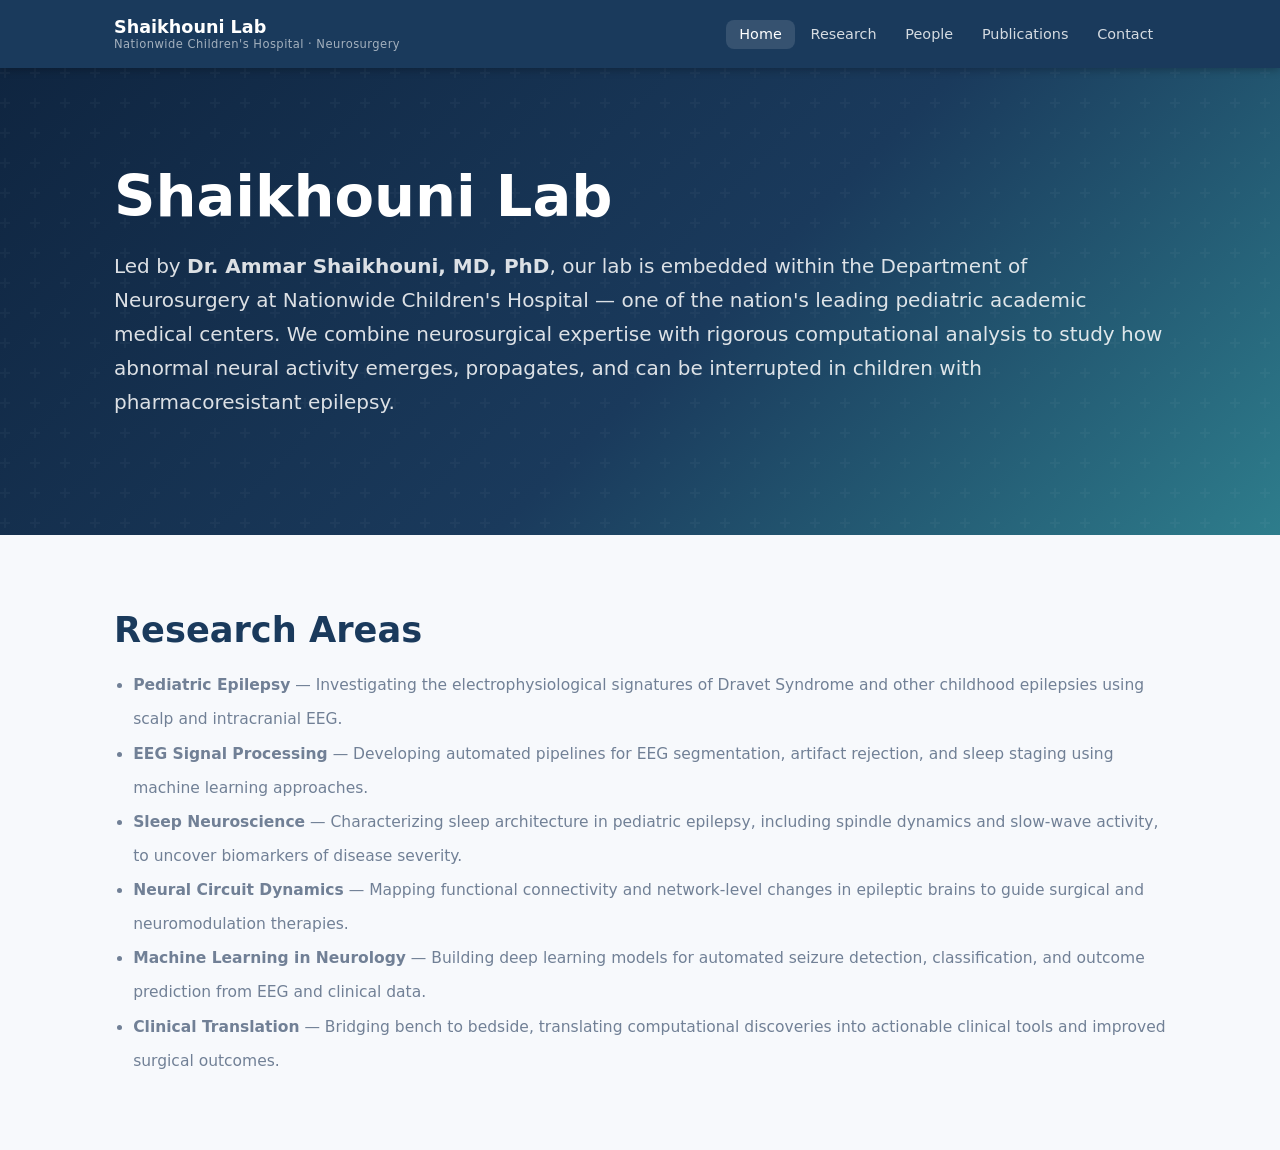
<file: index.html>
<!DOCTYPE html>
<html lang="en">
<head>
  <meta charset="UTF-8" />
  <meta name="viewport" content="width=device-width, initial-scale=1.0" />
  <title>Shaikhouni Lab — Nationwide Children's Hospital</title>
  <meta name="description" content="The Shaikhouni Lab at Nationwide Children's Hospital studies pediatric epilepsy, EEG, and neural circuit dynamics to improve outcomes for children with neurological disorders." />
  <link rel="stylesheet" href="css/style.css" />
</head>
<body>

<!-- ── Navigation ──────────────────────────────────────────────── -->
<nav>
  <div class="container nav-inner">
    <a href="index.html" class="nav-brand">
      <span class="lab-name">Shaikhouni Lab</span>
      <span class="lab-dept">Nationwide Children's Hospital · Neurosurgery</span>
    </a>
    <button class="nav-toggle" aria-label="Toggle navigation" onclick="this.classList.toggle('open'); document.querySelector('.nav-links').classList.toggle('open')">
      <span></span><span></span><span></span>
    </button>
    <ul class="nav-links">
      <li><a href="index.html" class="active">Home</a></li>
      <li><a href="research.html">Research</a></li>
      <li><a href="people.html">People</a></li>
      <li><a href="publications.html">Publications</a></li>
      <li><a href="contact.html">Contact</a></li>
    </ul>
  </div>
</nav>

<!-- ── Hero ─────────────────────────────────────────────────────── -->
<section class="hero">
  <div class="container">
    <div class="hero-content">
      <h1>Shaikhouni Lab</h1>
      <p>
        Led by <strong>Dr. Ammar Shaikhouni, MD, PhD</strong>, our lab is embedded within
        the Department of Neurosurgery at Nationwide Children's Hospital — one of the
        nation's leading pediatric academic medical centers. We combine neurosurgical
        expertise with rigorous computational analysis to study how abnormal neural
        activity emerges, propagates, and can be interrupted in children with
        pharmacoresistant epilepsy.
      </p>
    </div>
  </div>
</section>

<!-- ── Research Highlights ───────────────────────────────────────── -->
<section class="section">
  <div class="container">
    <h2 class="section-title">Research Areas</h2>
    <ul style="color:var(--text-muted); font-size:0.97rem; padding-left:1.2rem; list-style:disc; line-height:2.2;">
      <li><strong>Pediatric Epilepsy</strong> — Investigating the electrophysiological signatures of Dravet Syndrome and other childhood epilepsies using scalp and intracranial EEG.</li>
      <li><strong>EEG Signal Processing</strong> — Developing automated pipelines for EEG segmentation, artifact rejection, and sleep staging using machine learning approaches.</li>
      <li><strong>Sleep Neuroscience</strong> — Characterizing sleep architecture in pediatric epilepsy, including spindle dynamics and slow-wave activity, to uncover biomarkers of disease severity.</li>
      <li><strong>Neural Circuit Dynamics</strong> — Mapping functional connectivity and network-level changes in epileptic brains to guide surgical and neuromodulation therapies.</li>
      <li><strong>Machine Learning in Neurology</strong> — Building deep learning models for automated seizure detection, classification, and outcome prediction from EEG and clinical data.</li>
      <li><strong>Clinical Translation</strong> — Bridging bench to bedside, translating computational discoveries into actionable clinical tools and improved surgical outcomes.</li>
    </ul>
  </div>
</section>

<!-- ── Footer ────────────────────────────────────────────────────── -->

<script>document.getElementById('yr').textContent = new Date().getFullYear();</script>
</body>
</html>
</file>
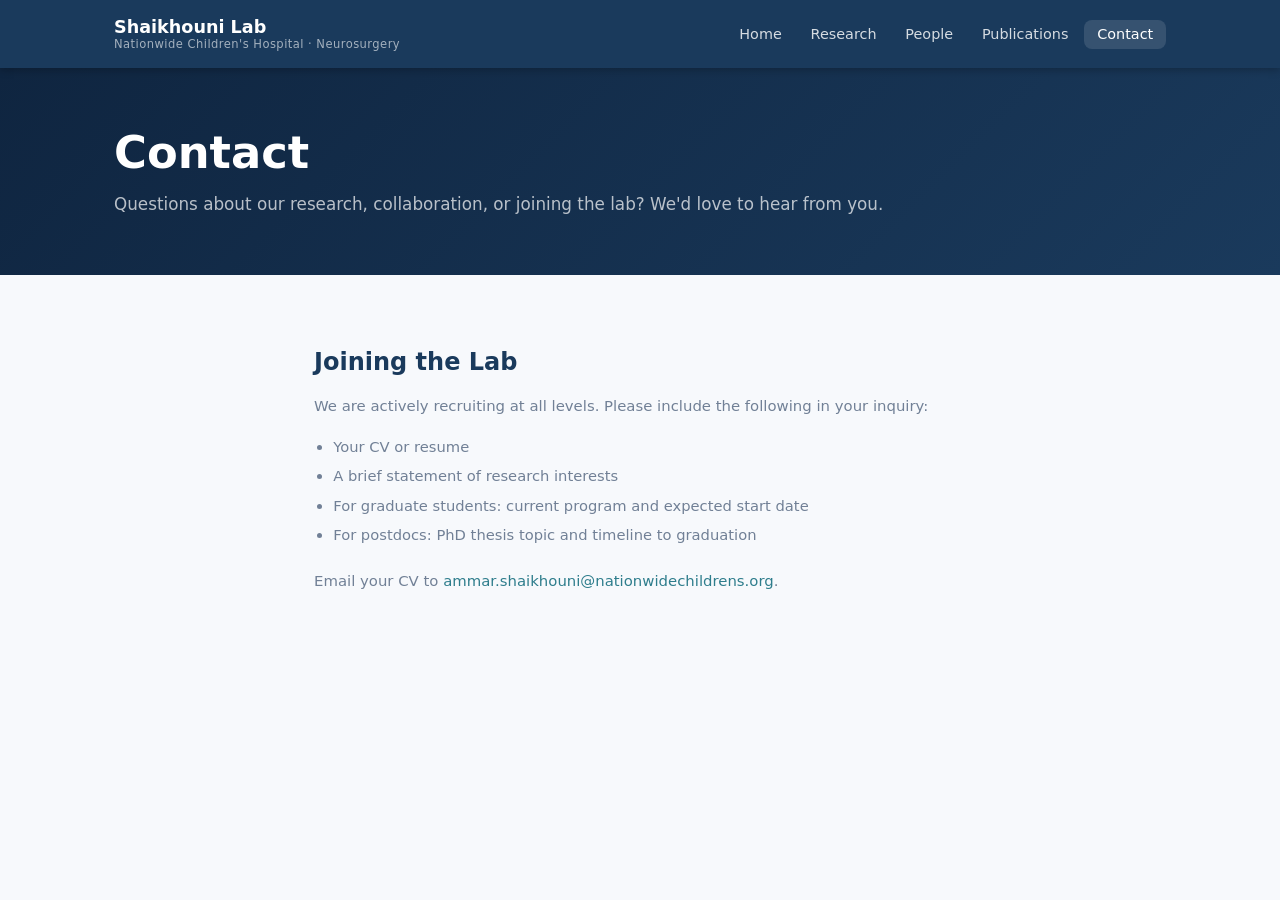
<file: contact.html>
<!DOCTYPE html>
<html lang="en">
<head>
  <meta charset="UTF-8" />
  <meta name="viewport" content="width=device-width, initial-scale=1.0" />
  <title>Contact — Shaikhouni Lab</title>
  <meta name="description" content="Contact the Shaikhouni Lab at Nationwide Children's Hospital." />
  <link rel="stylesheet" href="css/style.css" />
</head>
<body>

<nav>
  <div class="container nav-inner">
    <a href="index.html" class="nav-brand">
      <span class="lab-name">Shaikhouni Lab</span>
      <span class="lab-dept">Nationwide Children's Hospital · Neurosurgery</span>
    </a>
    <button class="nav-toggle" aria-label="Toggle navigation" onclick="this.classList.toggle('open'); document.querySelector('.nav-links').classList.toggle('open')">
      <span></span><span></span><span></span>
    </button>
    <ul class="nav-links">
      <li><a href="index.html">Home</a></li>
      <li><a href="research.html">Research</a></li>
      <li><a href="people.html">People</a></li>
      <li><a href="publications.html">Publications</a></li>
      <li><a href="contact.html" class="active">Contact</a></li>
    </ul>
  </div>
</nav>

<section class="page-hero">
  <div class="container">
    <h1>Contact</h1>
    <p>Questions about our research, collaboration, or joining the lab? We'd love to hear from you.</p>
  </div>
</section>

<section class="section">
  <div class="container" style="max-width:700px;">

    <h2 style="margin-bottom:1rem;">Joining the Lab</h2>
    <p style="color:var(--text-muted); font-size:0.93rem; margin-bottom:0.8rem;">
      We are actively recruiting at all levels. Please include the following in your inquiry:
    </p>
    <ul style="color:var(--text-muted); font-size:0.92rem; padding-left:1.2rem; list-style:disc; line-height:2; margin-bottom:1.2rem;">
      <li>Your CV or resume</li>
      <li>A brief statement of research interests</li>
      <li>For graduate students: current program and expected start date</li>
      <li>For postdocs: PhD thesis topic and timeline to graduation</li>
    </ul>
    <p style="color:var(--text-muted); font-size:0.93rem;">
      Email your CV to <a href="mailto:ammar.shaikhouni@nationwidechildrens.org">ammar.shaikhouni@nationwidechildrens.org</a>.
    </p>

  </div>
</section>


<script>document.getElementById('yr').textContent = new Date().getFullYear();</script>
</body>
</html>
</file>
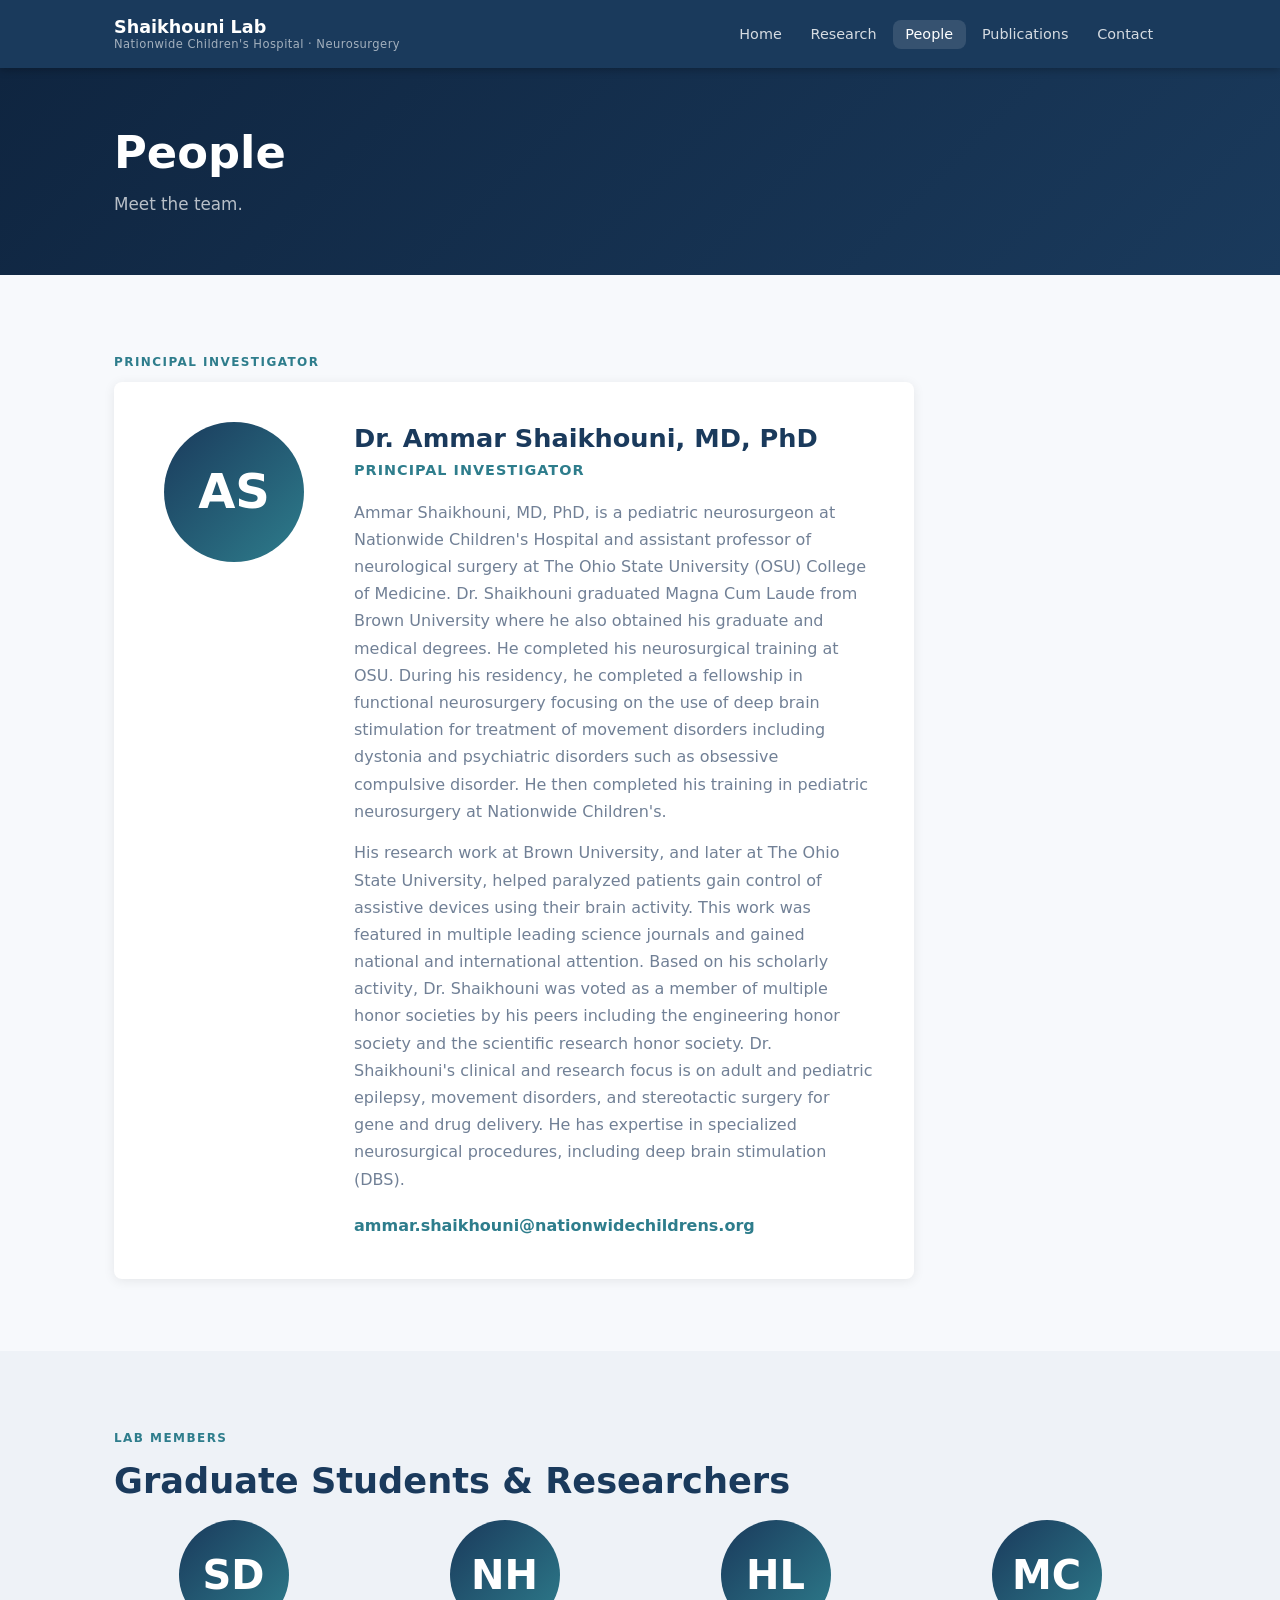
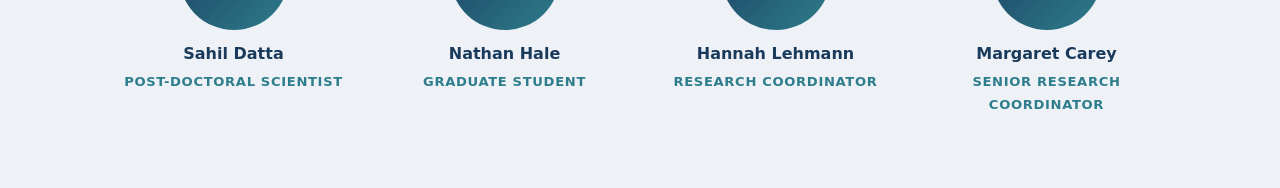
<file: people.html>
<!DOCTYPE html>
<html lang="en">
<head>
  <meta charset="UTF-8" />
  <meta name="viewport" content="width=device-width, initial-scale=1.0" />
  <title>People — Shaikhouni Lab</title>
  <meta name="description" content="Meet the members of the Shaikhouni Lab at Nationwide Children's Hospital." />
  <link rel="stylesheet" href="css/style.css" />
</head>
<body>

<nav>
  <div class="container nav-inner">
    <a href="index.html" class="nav-brand">
      <span class="lab-name">Shaikhouni Lab</span>
      <span class="lab-dept">Nationwide Children's Hospital · Neurosurgery</span>
    </a>
    <button class="nav-toggle" aria-label="Toggle navigation" onclick="this.classList.toggle('open'); document.querySelector('.nav-links').classList.toggle('open')">
      <span></span><span></span><span></span>
    </button>
    <ul class="nav-links">
      <li><a href="index.html">Home</a></li>
      <li><a href="research.html">Research</a></li>
      <li><a href="people.html" class="active">People</a></li>
      <li><a href="publications.html">Publications</a></li>
      <li><a href="contact.html">Contact</a></li>
    </ul>
  </div>
</nav>

<section class="page-hero">
  <div class="container">
    <h1>People</h1>
    <p>Meet the team.</p>
  </div>
</section>

<!-- ── Principal Investigator ────────────────────────────────────── -->
<section class="section">
  <div class="container">
    <span class="section-tag">Principal Investigator</span>
    <div style="background:var(--surface); border-radius:var(--radius); box-shadow:var(--shadow); padding:2.5rem; display:grid; grid-template-columns: 160px 1fr; gap:2.5rem; align-items:start; max-width:800px;">
      <div>
        <div class="person-avatar" style="width:140px; height:140px; font-size:3rem;">AS</div>
      </div>
      <div>
        <h2 style="font-size:1.6rem; margin-bottom:0.2rem;">Dr. Ammar Shaikhouni, MD, PhD</h2>
        <p style="color:var(--teal); font-weight:600; font-size:0.9rem; text-transform:uppercase; letter-spacing:0.07em; margin-bottom:1rem;">Principal Investigator</p>
        <p style="color:var(--text-muted); margin-bottom:0.9rem;">
          Ammar Shaikhouni, MD, PhD, is a pediatric neurosurgeon at Nationwide Children's
          Hospital and assistant professor of neurological surgery at The Ohio State
          University (OSU) College of Medicine. Dr. Shaikhouni graduated Magna Cum Laude
          from Brown University where he also obtained his graduate and medical degrees.
          He completed his neurosurgical training at OSU. During his residency, he
          completed a fellowship in functional neurosurgery focusing on the use of deep
          brain stimulation for treatment of movement disorders including dystonia and
          psychiatric disorders such as obsessive compulsive disorder. He then completed
          his training in pediatric neurosurgery at Nationwide Children's.
        </p>
        <p style="color:var(--text-muted); margin-bottom:1.2rem;">
          His research work at Brown University, and later at The Ohio State University,
          helped paralyzed patients gain control of assistive devices using their brain
          activity. This work was featured in multiple leading science journals and gained
          national and international attention. Based on his scholarly activity, Dr.
          Shaikhouni was voted as a member of multiple honor societies by his peers
          including the engineering honor society and the scientific research honor
          society. Dr. Shaikhouni's clinical and research focus is on adult and pediatric
          epilepsy, movement disorders, and stereotactic surgery for gene and drug
          delivery. He has expertise in specialized neurosurgical procedures, including
          deep brain stimulation (DBS).
        </p>
        <a href="mailto:ammar.shaikhouni@nationwidechildrens.org" style="font-weight:600; color:var(--teal);">
          ammar.shaikhouni@nationwidechildrens.org
        </a>

      </div>
    </div>
  </div>
</section>

<!-- ── Lab Members ───────────────────────────────────────────────── -->
<section class="section section-alt">
  <div class="container">
    <span class="section-tag">Lab Members</span>
    <h2 class="section-title">Graduate Students &amp; Researchers</h2>
    <div class="people-grid">

      <div class="person-card">
        <div class="person-avatar">SD</div>
        <h4>Sahil Datta</h4>
        <p class="role">Post-Doctoral Scientist</p>
      </div>

      <div class="person-card">
        <div class="person-avatar">NH</div>
        <h4>Nathan Hale</h4>
        <p class="role">Graduate Student</p>
      </div>

      <div class="person-card">
        <div class="person-avatar">HL</div>
        <h4>Hannah Lehmann</h4>
        <p class="role">Research Coordinator</p>
      </div>

      <div class="person-card">
        <div class="person-avatar">MC</div>
        <h4>Margaret Carey</h4>
        <p class="role">Senior Research Coordinator</p>
      </div>

    </div>
  </div>
</section>


<script>document.getElementById('yr').textContent = new Date().getFullYear();</script>
</body>
</html>
</file>
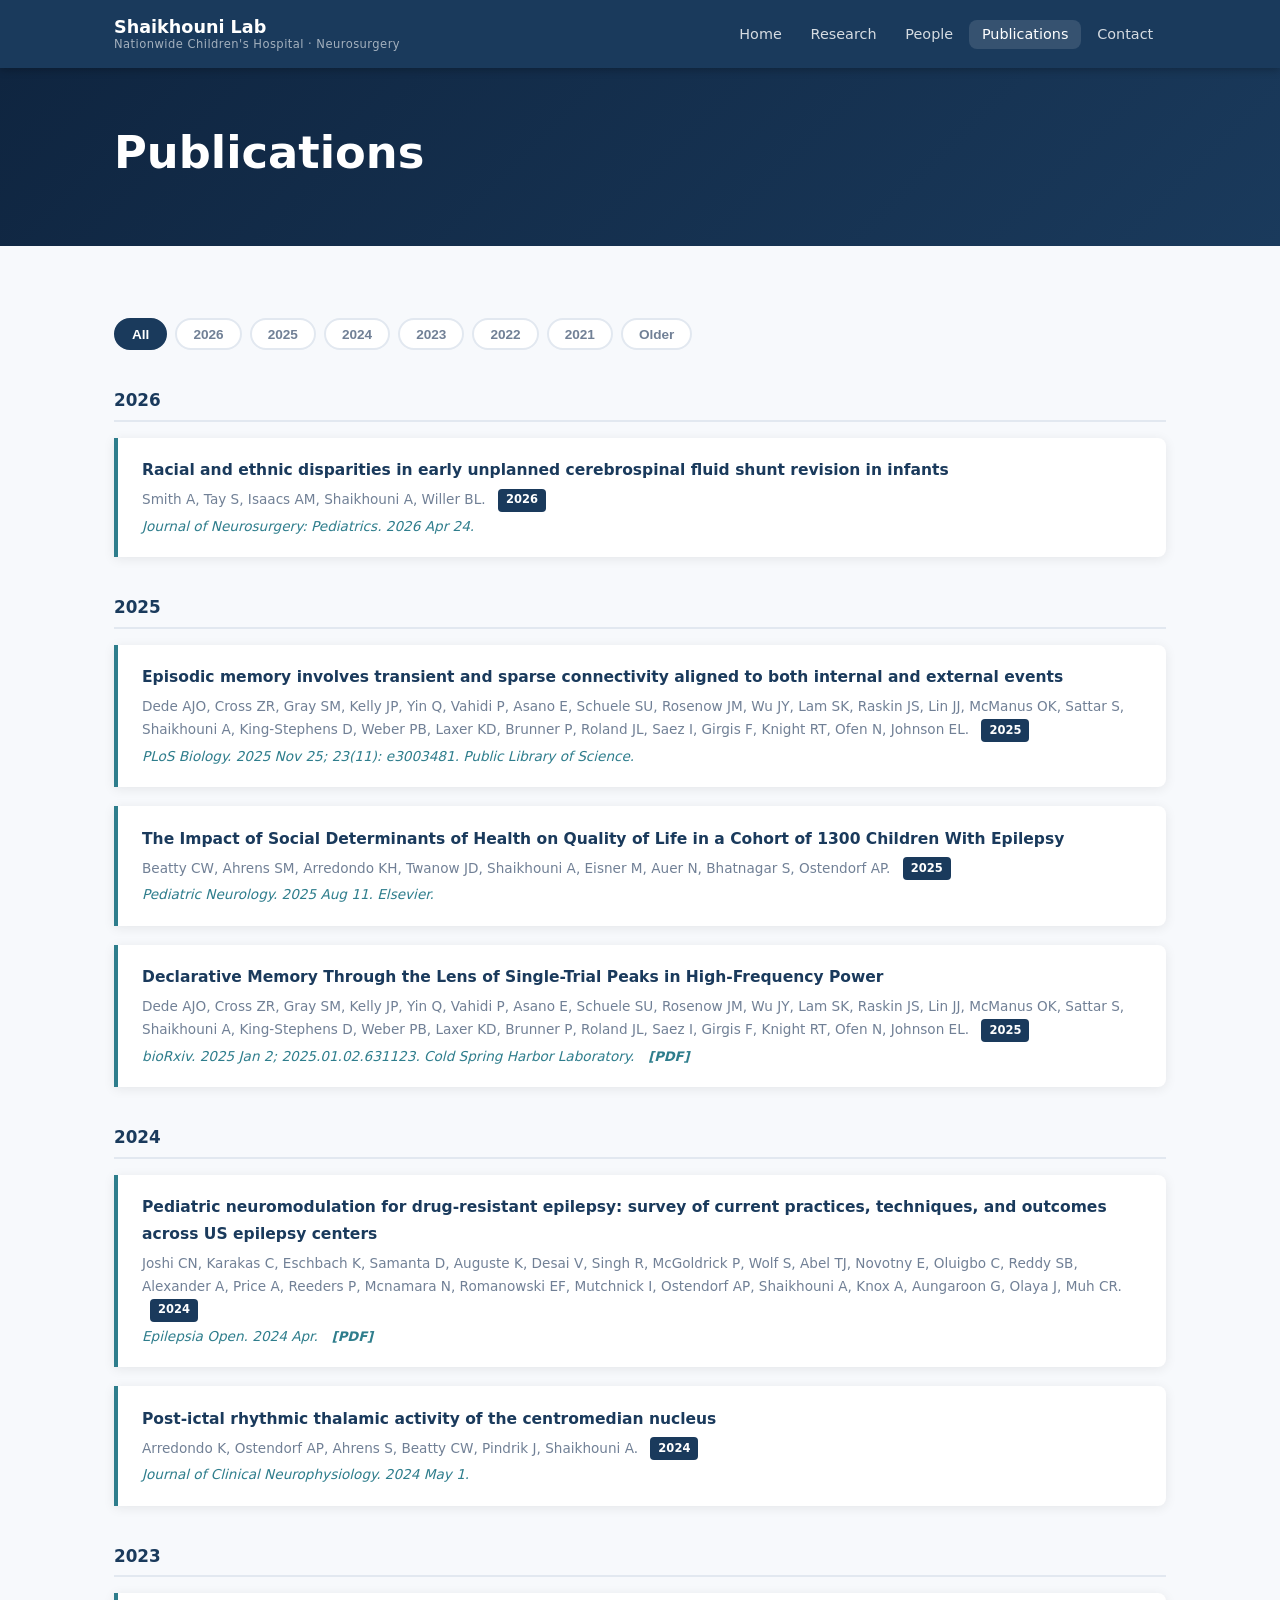
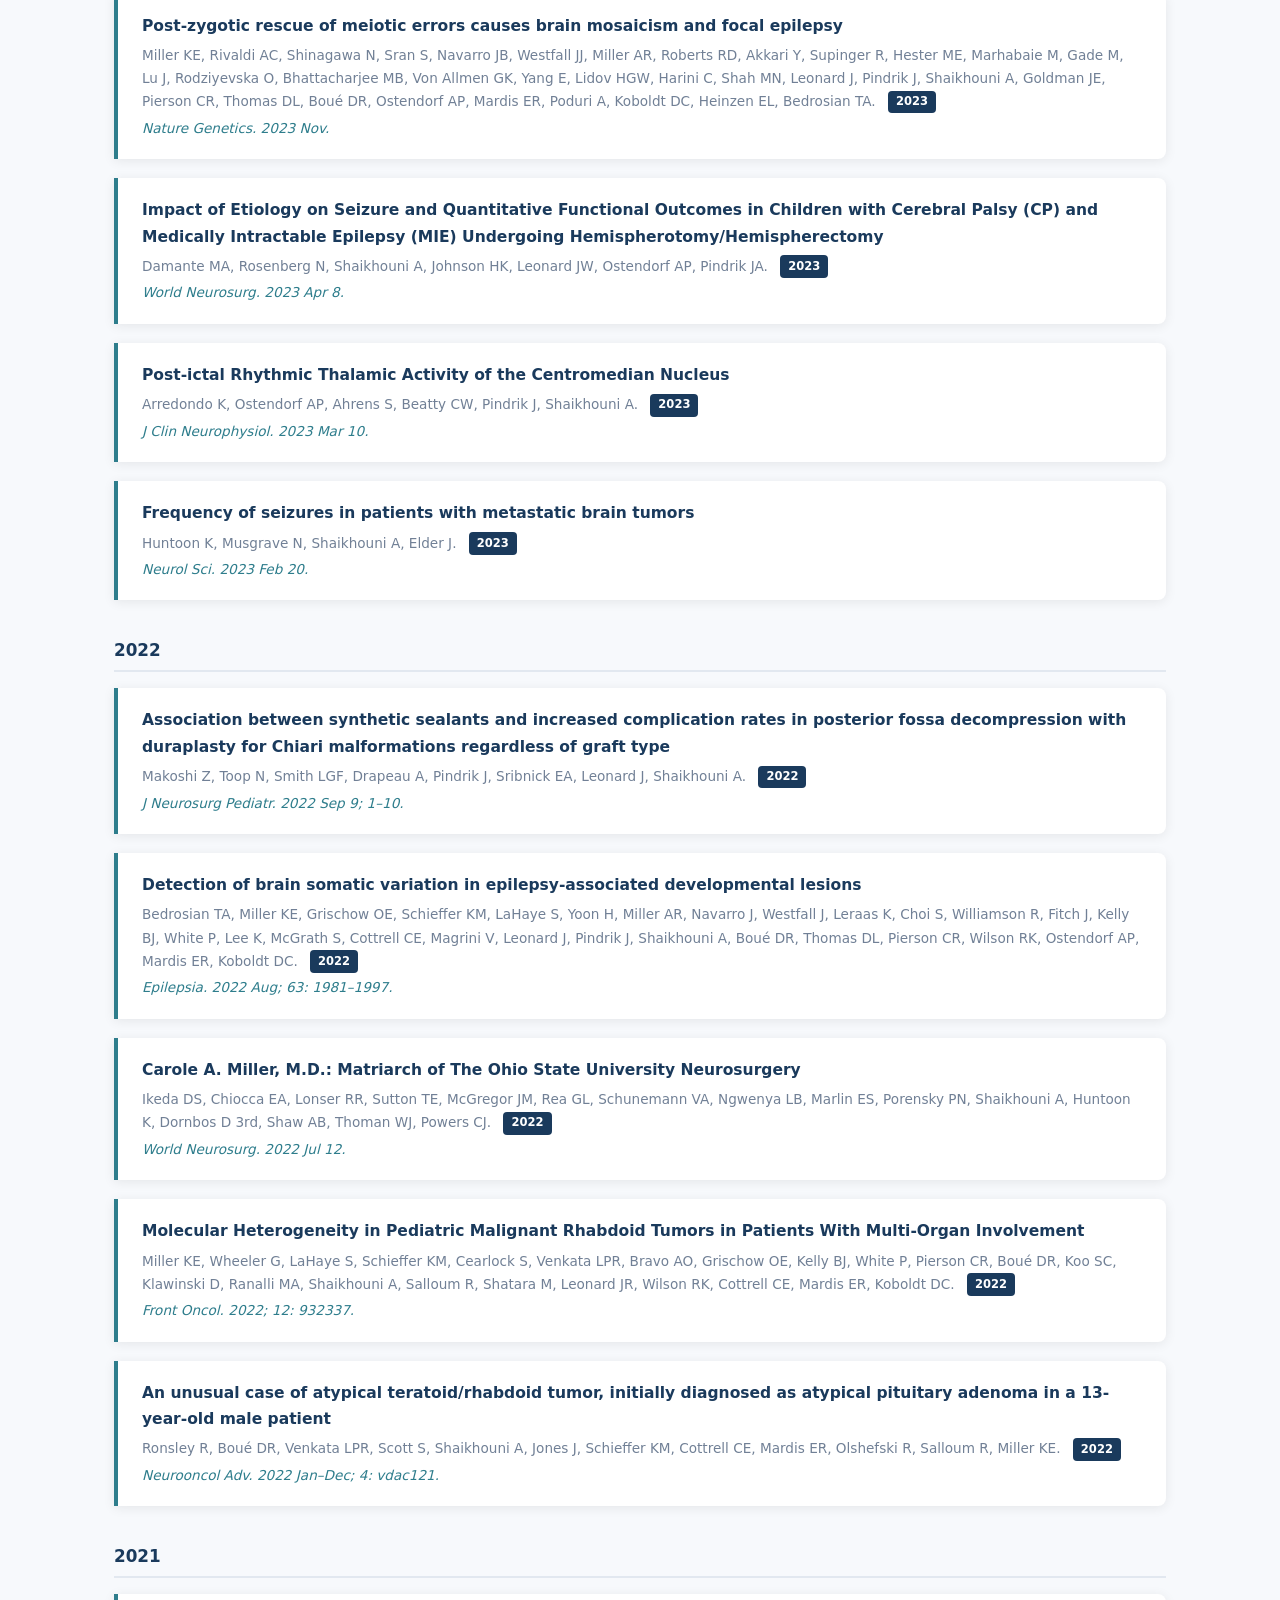
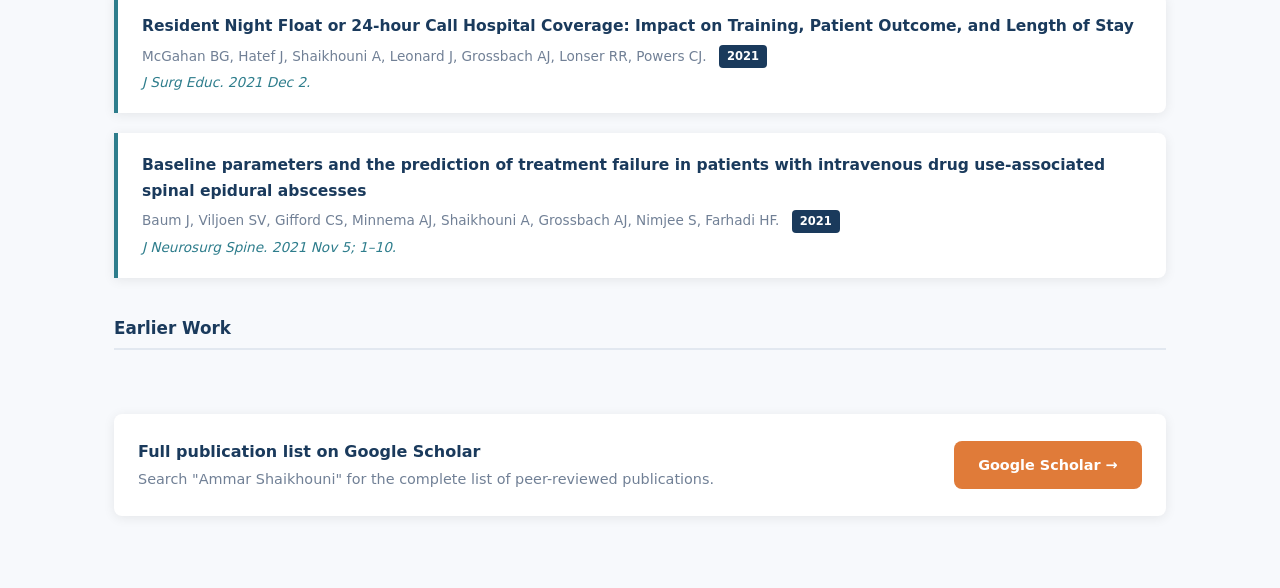
<file: publications.html>
<!DOCTYPE html>
<html lang="en">
<head>
  <meta charset="UTF-8" />
  <meta name="viewport" content="width=device-width, initial-scale=1.0" />
  <title>Publications — Shaikhouni Lab</title>
  <meta name="description" content="Publications from the Shaikhouni Lab at Nationwide Children's Hospital." />
  <link rel="stylesheet" href="css/style.css" />
</head>
<body>

<nav>
  <div class="container nav-inner">
    <a href="index.html" class="nav-brand">
      <span class="lab-name">Shaikhouni Lab</span>
      <span class="lab-dept">Nationwide Children's Hospital · Neurosurgery</span>
    </a>
    <button class="nav-toggle" aria-label="Toggle navigation" onclick="this.classList.toggle('open'); document.querySelector('.nav-links').classList.toggle('open')">
      <span></span><span></span><span></span>
    </button>
    <ul class="nav-links">
      <li><a href="index.html">Home</a></li>
      <li><a href="research.html">Research</a></li>
      <li><a href="people.html">People</a></li>
      <li><a href="publications.html" class="active">Publications</a></li>
      <li><a href="contact.html">Contact</a></li>
    </ul>
  </div>
</nav>

<section class="page-hero">
  <div class="container">
    <h1>Publications</h1>
  </div>
</section>

<!-- ── Filter tabs ───────────────────────────────────────────────── -->
<section class="section">
  <div class="container">

    <!-- Year nav -->
    <div style="display:flex; flex-wrap:wrap; gap:0.5rem; margin-bottom:2.5rem;">
      <button onclick="filterYear('all')" id="tab-all" class="pub-tab pub-tab-active">All</button>
      <button onclick="filterYear('2026')" id="tab-2026" class="pub-tab">2026</button>
      <button onclick="filterYear('2025')" id="tab-2025" class="pub-tab">2025</button>
      <button onclick="filterYear('2024')" id="tab-2024" class="pub-tab">2024</button>
      <button onclick="filterYear('2023')" id="tab-2023" class="pub-tab">2023</button>
      <button onclick="filterYear('2022')" id="tab-2022" class="pub-tab">2022</button>
      <button onclick="filterYear('2021')" id="tab-2021" class="pub-tab">2021</button>
      <button onclick="filterYear('older')" id="tab-older" class="pub-tab">Older</button>
    </div>

    <!-- ── 2026 ── -->
    <h3 style="color:var(--navy); font-size:1.05rem; margin-bottom:1rem; border-bottom:2px solid var(--border); padding-bottom:0.5rem;" class="year-heading" data-year="2026">2026</h3>
    <div class="pub-list" style="margin-bottom:2.5rem;" data-year="2026">

      <div class="pub-item">
        <p class="pub-title">Racial and ethnic disparities in early unplanned cerebrospinal fluid shunt revision in infants</p>
        <p class="pub-authors">Smith A, Tay S, Isaacs AM, Shaikhouni A, Willer BL. <span class="pub-year">2026</span></p>
        <p class="pub-journal"><em>Journal of Neurosurgery: Pediatrics.</em> 2026 Apr 24.</p>
      </div>

    </div>

    <!-- ── 2025 ── -->
    <h3 style="color:var(--navy); font-size:1.05rem; margin-bottom:1rem; border-bottom:2px solid var(--border); padding-bottom:0.5rem;" class="year-heading" data-year="2025">2025</h3>
    <div class="pub-list" style="margin-bottom:2.5rem;" data-year="2025">

      <div class="pub-item">
        <p class="pub-title">Episodic memory involves transient and sparse connectivity aligned to both internal and external events</p>
        <p class="pub-authors">Dede AJO, Cross ZR, Gray SM, Kelly JP, Yin Q, Vahidi P, Asano E, Schuele SU, Rosenow JM, Wu JY, Lam SK, Raskin JS, Lin JJ, McManus OK, Sattar S, Shaikhouni A, King-Stephens D, Weber PB, Laxer KD, Brunner P, Roland JL, Saez I, Girgis F, Knight RT, Ofen N, Johnson EL. <span class="pub-year">2025</span></p>
        <p class="pub-journal"><em>PLoS Biology.</em> 2025 Nov 25; 23(11): e3003481. Public Library of Science.</p>
      </div>

      <div class="pub-item">
        <p class="pub-title">The Impact of Social Determinants of Health on Quality of Life in a Cohort of 1300 Children With Epilepsy</p>
        <p class="pub-authors">Beatty CW, Ahrens SM, Arredondo KH, Twanow JD, Shaikhouni A, Eisner M, Auer N, Bhatnagar S, Ostendorf AP. <span class="pub-year">2025</span></p>
        <p class="pub-journal"><em>Pediatric Neurology.</em> 2025 Aug 11. Elsevier.</p>
      </div>

      <div class="pub-item">
        <p class="pub-title">Declarative Memory Through the Lens of Single-Trial Peaks in High-Frequency Power</p>
        <p class="pub-authors">Dede AJO, Cross ZR, Gray SM, Kelly JP, Yin Q, Vahidi P, Asano E, Schuele SU, Rosenow JM, Wu JY, Lam SK, Raskin JS, Lin JJ, McManus OK, Sattar S, Shaikhouni A, King-Stephens D, Weber PB, Laxer KD, Brunner P, Roland JL, Saez I, Girgis F, Knight RT, Ofen N, Johnson EL. <span class="pub-year">2025</span></p>
        <p class="pub-journal">
          <em>bioRxiv.</em> 2025 Jan 2; 2025.01.02.631123. Cold Spring Harbor Laboratory.
          <a href="https://www.biorxiv.org/content/10.1101/2025.01.02.631123" target="_blank" rel="noopener" style="margin-left:0.6rem; font-size:0.82rem; font-weight:600;">[PDF]</a>
        </p>
      </div>


    </div>

    <!-- ── 2024 ── -->
    <h3 style="color:var(--navy); font-size:1.05rem; margin-bottom:1rem; border-bottom:2px solid var(--border); padding-bottom:0.5rem;" class="year-heading" data-year="2024">2024</h3>
    <div class="pub-list" style="margin-bottom:2.5rem;" data-year="2024">

      <div class="pub-item">
        <p class="pub-title">Pediatric neuromodulation for drug-resistant epilepsy: survey of current practices, techniques, and outcomes across US epilepsy centers</p>
        <p class="pub-authors">Joshi CN, Karakas C, Eschbach K, Samanta D, Auguste K, Desai V, Singh R, McGoldrick P, Wolf S, Abel TJ, Novotny E, Oluigbo C, Reddy SB, Alexander A, Price A, Reeders P, Mcnamara N, Romanowski EF, Mutchnick I, Ostendorf AP, Shaikhouni A, Knox A, Aungaroon G, Olaya J, Muh CR. <span class="pub-year">2024</span></p>
        <p class="pub-journal"><em>Epilepsia Open.</em> 2024 Apr.
          <a href="https://onlinelibrary.wiley.com/doi/10.1002/epi4.12920" target="_blank" rel="noopener" style="margin-left:0.6rem; font-size:0.82rem; font-weight:600;">[PDF]</a>
        </p>
      </div>

      <div class="pub-item">
        <p class="pub-title">Post-ictal rhythmic thalamic activity of the centromedian nucleus</p>
        <p class="pub-authors">Arredondo K, Ostendorf AP, Ahrens S, Beatty CW, Pindrik J, Shaikhouni A. <span class="pub-year">2024</span></p>
        <p class="pub-journal"><em>Journal of Clinical Neurophysiology.</em> 2024 May 1.</p>
      </div>

    </div>

    <!-- ── 2023 ── -->
    <h3 style="color:var(--navy); font-size:1.05rem; margin-bottom:1rem; border-bottom:2px solid var(--border); padding-bottom:0.5rem;" class="year-heading" data-year="2023">2023</h3>
    <div class="pub-list" style="margin-bottom:2.5rem;" data-year="2023">

      <div class="pub-item">
        <p class="pub-title">Post-zygotic rescue of meiotic errors causes brain mosaicism and focal epilepsy</p>
        <p class="pub-authors">Miller KE, Rivaldi AC, Shinagawa N, Sran S, Navarro JB, Westfall JJ, Miller AR, Roberts RD, Akkari Y, Supinger R, Hester ME, Marhabaie M, Gade M, Lu J, Rodziyevska O, Bhattacharjee MB, Von Allmen GK, Yang E, Lidov HGW, Harini C, Shah MN, Leonard J, Pindrik J, Shaikhouni A, Goldman JE, Pierson CR, Thomas DL, Boué DR, Ostendorf AP, Mardis ER, Poduri A, Koboldt DC, Heinzen EL, Bedrosian TA. <span class="pub-year">2023</span></p>
        <p class="pub-journal"><em>Nature Genetics.</em> 2023 Nov.</p>
      </div>

      <div class="pub-item">
        <p class="pub-title">Impact of Etiology on Seizure and Quantitative Functional Outcomes in Children with Cerebral Palsy (CP) and Medically Intractable Epilepsy (MIE) Undergoing Hemispherotomy/Hemispherectomy</p>
        <p class="pub-authors">Damante MA, Rosenberg N, Shaikhouni A, Johnson HK, Leonard JW, Ostendorf AP, Pindrik JA. <span class="pub-year">2023</span></p>
        <p class="pub-journal"><em>World Neurosurg.</em> 2023 Apr 8.</p>
      </div>

      <div class="pub-item">
        <p class="pub-title">Post-ictal Rhythmic Thalamic Activity of the Centromedian Nucleus</p>
        <p class="pub-authors">Arredondo K, Ostendorf AP, Ahrens S, Beatty CW, Pindrik J, Shaikhouni A. <span class="pub-year">2023</span></p>
        <p class="pub-journal"><em>J Clin Neurophysiol.</em> 2023 Mar 10.</p>
      </div>

      <div class="pub-item">
        <p class="pub-title">Frequency of seizures in patients with metastatic brain tumors</p>
        <p class="pub-authors">Huntoon K, Musgrave N, Shaikhouni A, Elder J. <span class="pub-year">2023</span></p>
        <p class="pub-journal"><em>Neurol Sci.</em> 2023 Feb 20.</p>
      </div>

    </div>

    <!-- ── 2022 ── -->
    <h3 style="color:var(--navy); font-size:1.05rem; margin-bottom:1rem; border-bottom:2px solid var(--border); padding-bottom:0.5rem;" class="year-heading" data-year="2022">2022</h3>
    <div class="pub-list" style="margin-bottom:2.5rem;" data-year="2022">

      <div class="pub-item">
        <p class="pub-title">Association between synthetic sealants and increased complication rates in posterior fossa decompression with duraplasty for Chiari malformations regardless of graft type</p>
        <p class="pub-authors">Makoshi Z, Toop N, Smith LGF, Drapeau A, Pindrik J, Sribnick EA, Leonard J, Shaikhouni A. <span class="pub-year">2022</span></p>
        <p class="pub-journal"><em>J Neurosurg Pediatr.</em> 2022 Sep 9; 1–10.</p>
      </div>

      <div class="pub-item">
        <p class="pub-title">Detection of brain somatic variation in epilepsy-associated developmental lesions</p>
        <p class="pub-authors">Bedrosian TA, Miller KE, Grischow OE, Schieffer KM, LaHaye S, Yoon H, Miller AR, Navarro J, Westfall J, Leraas K, Choi S, Williamson R, Fitch J, Kelly BJ, White P, Lee K, McGrath S, Cottrell CE, Magrini V, Leonard J, Pindrik J, Shaikhouni A, Boué DR, Thomas DL, Pierson CR, Wilson RK, Ostendorf AP, Mardis ER, Koboldt DC. <span class="pub-year">2022</span></p>
        <p class="pub-journal"><em>Epilepsia.</em> 2022 Aug; 63: 1981–1997.</p>
      </div>

      <div class="pub-item">
        <p class="pub-title">Carole A. Miller, M.D.: Matriarch of The Ohio State University Neurosurgery</p>
        <p class="pub-authors">Ikeda DS, Chiocca EA, Lonser RR, Sutton TE, McGregor JM, Rea GL, Schunemann VA, Ngwenya LB, Marlin ES, Porensky PN, Shaikhouni A, Huntoon K, Dornbos D 3rd, Shaw AB, Thoman WJ, Powers CJ. <span class="pub-year">2022</span></p>
        <p class="pub-journal"><em>World Neurosurg.</em> 2022 Jul 12.</p>
      </div>

      <div class="pub-item">
        <p class="pub-title">Molecular Heterogeneity in Pediatric Malignant Rhabdoid Tumors in Patients With Multi-Organ Involvement</p>
        <p class="pub-authors">Miller KE, Wheeler G, LaHaye S, Schieffer KM, Cearlock S, Venkata LPR, Bravo AO, Grischow OE, Kelly BJ, White P, Pierson CR, Boué DR, Koo SC, Klawinski D, Ranalli MA, Shaikhouni A, Salloum R, Shatara M, Leonard JR, Wilson RK, Cottrell CE, Mardis ER, Koboldt DC. <span class="pub-year">2022</span></p>
        <p class="pub-journal"><em>Front Oncol.</em> 2022; 12: 932337.</p>
      </div>

      <div class="pub-item">
        <p class="pub-title">An unusual case of atypical teratoid/rhabdoid tumor, initially diagnosed as atypical pituitary adenoma in a 13-year-old male patient</p>
        <p class="pub-authors">Ronsley R, Boué DR, Venkata LPR, Scott S, Shaikhouni A, Jones J, Schieffer KM, Cottrell CE, Mardis ER, Olshefski R, Salloum R, Miller KE. <span class="pub-year">2022</span></p>
        <p class="pub-journal"><em>Neurooncol Adv.</em> 2022 Jan–Dec; 4: vdac121.</p>
      </div>

    </div>

    <!-- ── 2021 ── -->
    <h3 style="color:var(--navy); font-size:1.05rem; margin-bottom:1rem; border-bottom:2px solid var(--border); padding-bottom:0.5rem;" class="year-heading" data-year="2021">2021</h3>
    <div class="pub-list" style="margin-bottom:2.5rem;" data-year="2021">

      <div class="pub-item">
        <p class="pub-title">Resident Night Float or 24-hour Call Hospital Coverage: Impact on Training, Patient Outcome, and Length of Stay</p>
        <p class="pub-authors">McGahan BG, Hatef J, Shaikhouni A, Leonard J, Grossbach AJ, Lonser RR, Powers CJ. <span class="pub-year">2021</span></p>
        <p class="pub-journal"><em>J Surg Educ.</em> 2021 Dec 2.</p>
      </div>

      <div class="pub-item">
        <p class="pub-title">Baseline parameters and the prediction of treatment failure in patients with intravenous drug use-associated spinal epidural abscesses</p>
        <p class="pub-authors">Baum J, Viljoen SV, Gifford CS, Minnema AJ, Shaikhouni A, Grossbach AJ, Nimjee S, Farhadi HF. <span class="pub-year">2021</span></p>
        <p class="pub-journal"><em>J Neurosurg Spine.</em> 2021 Nov 5; 1–10.</p>
      </div>

    </div>

    <!-- ── Older ── -->
    <h3 style="color:var(--navy); font-size:1.05rem; margin-bottom:1rem; border-bottom:2px solid var(--border); padding-bottom:0.5rem;" class="year-heading" data-year="older">Earlier Work</h3>
    <div class="pub-list" data-year="older">
    </div>

    <!-- Google Scholar link -->
    <div style="margin-top:3rem; padding:1.5rem; background:var(--surface); border-radius:var(--radius); box-shadow:var(--shadow); display:flex; align-items:center; justify-content:space-between; flex-wrap:wrap; gap:1rem;">
      <div>
        <strong style="color:var(--navy);">Full publication list on Google Scholar</strong><br />
        <span style="color:var(--text-muted); font-size:0.9rem;">Search "Ammar Shaikhouni" for the complete list of peer-reviewed publications.</span>
      </div>
      <a href="https://scholar.google.com/scholar?q=Ammar+Shaikhouni" target="_blank" rel="noopener" class="btn btn-primary">Google Scholar →</a>
    </div>

  </div>
</section>


<!-- ── Pub tab styles & filter script ──────────────────────────── -->
<style>
.pub-tab {
  padding: 0.4rem 1rem;
  border: 2px solid var(--border);
  border-radius: 20px;
  background: var(--surface);
  color: var(--text-muted);
  font-size: 0.85rem;
  font-weight: 600;
  cursor: pointer;
  transition: all 0.2s;
}
.pub-tab:hover { border-color: var(--teal); color: var(--teal); }
.pub-tab-active { background: var(--navy); color: #fff !important; border-color: var(--navy); }
</style>

<script>
document.getElementById('yr').textContent = new Date().getFullYear();

function filterYear(y) {
  document.querySelectorAll('.pub-tab').forEach(t => t.classList.remove('pub-tab-active'));
  document.getElementById('tab-' + y).classList.add('pub-tab-active');

  document.querySelectorAll('.pub-list, .year-heading').forEach(el => {
    const ey = el.dataset.year;
    el.style.display = (y === 'all' || ey === y) ? '' : 'none';
  });
}
</script>
</body>
</html>
</file>
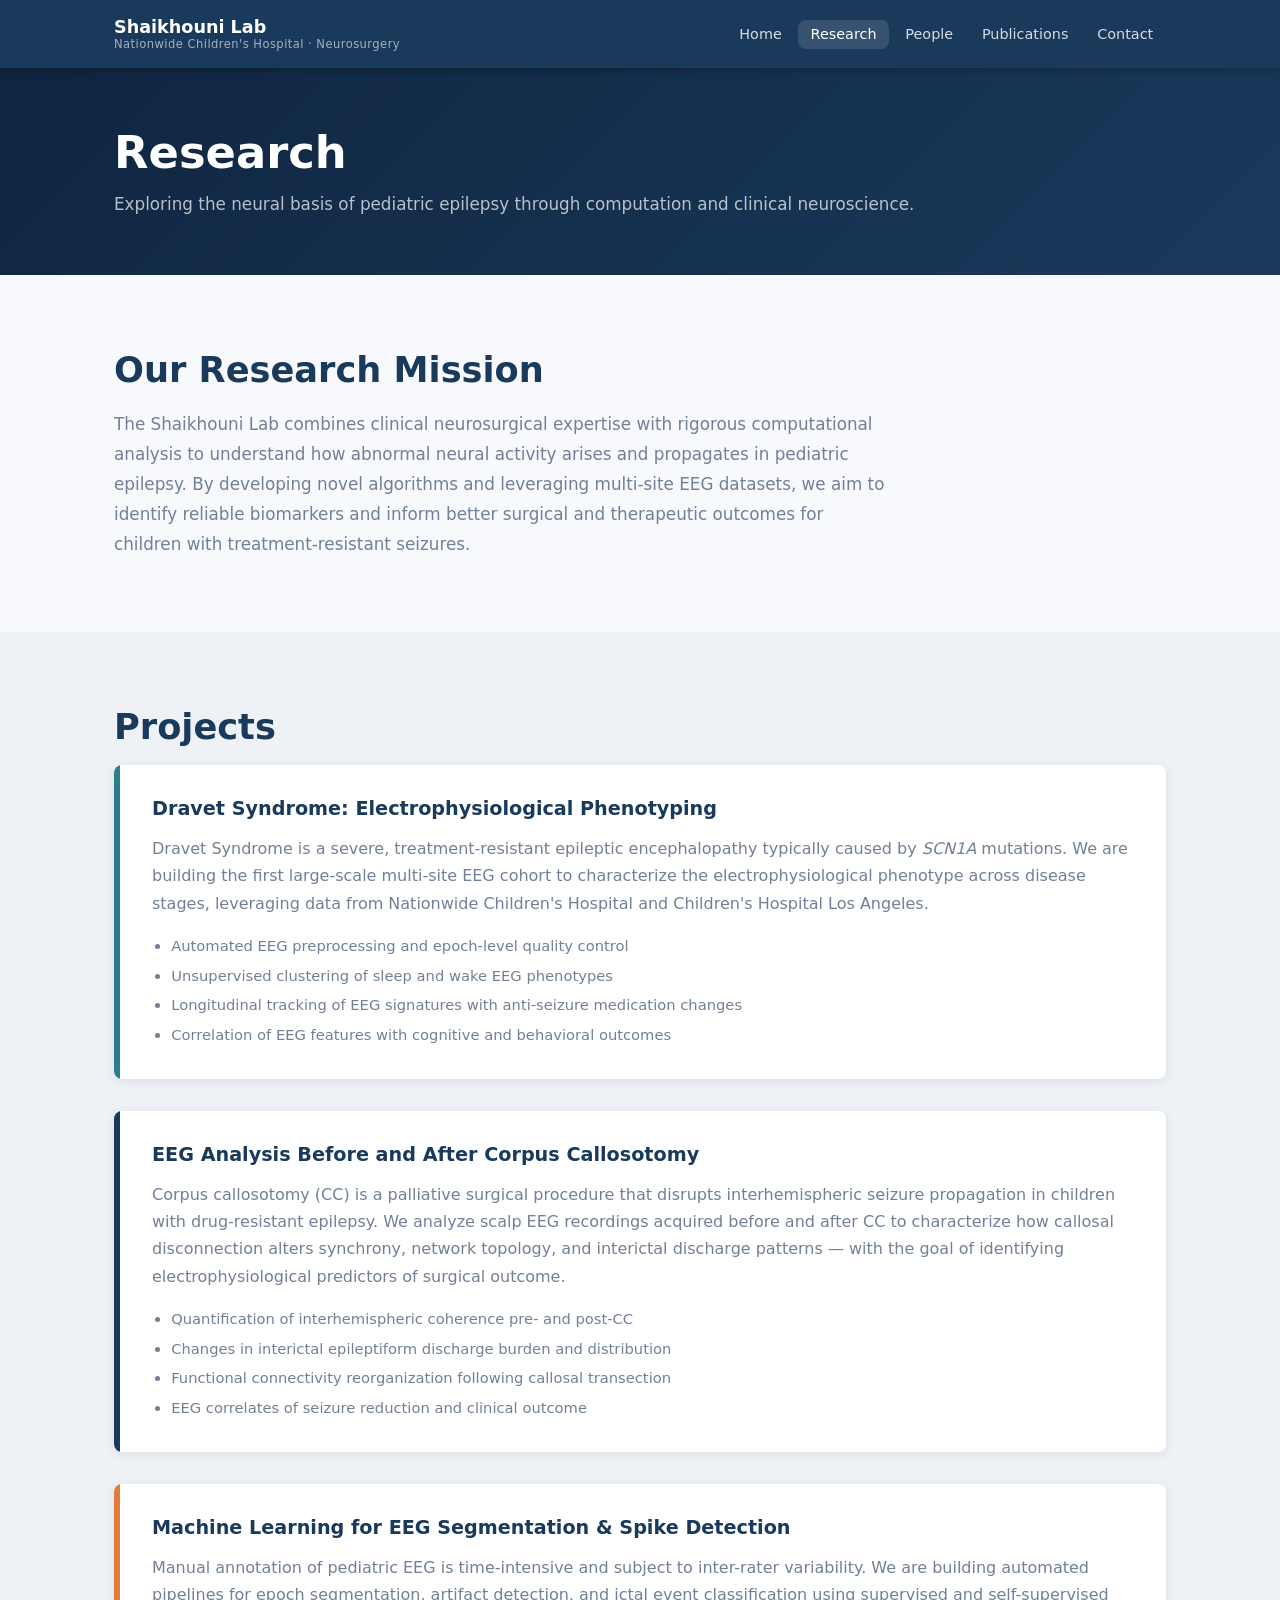
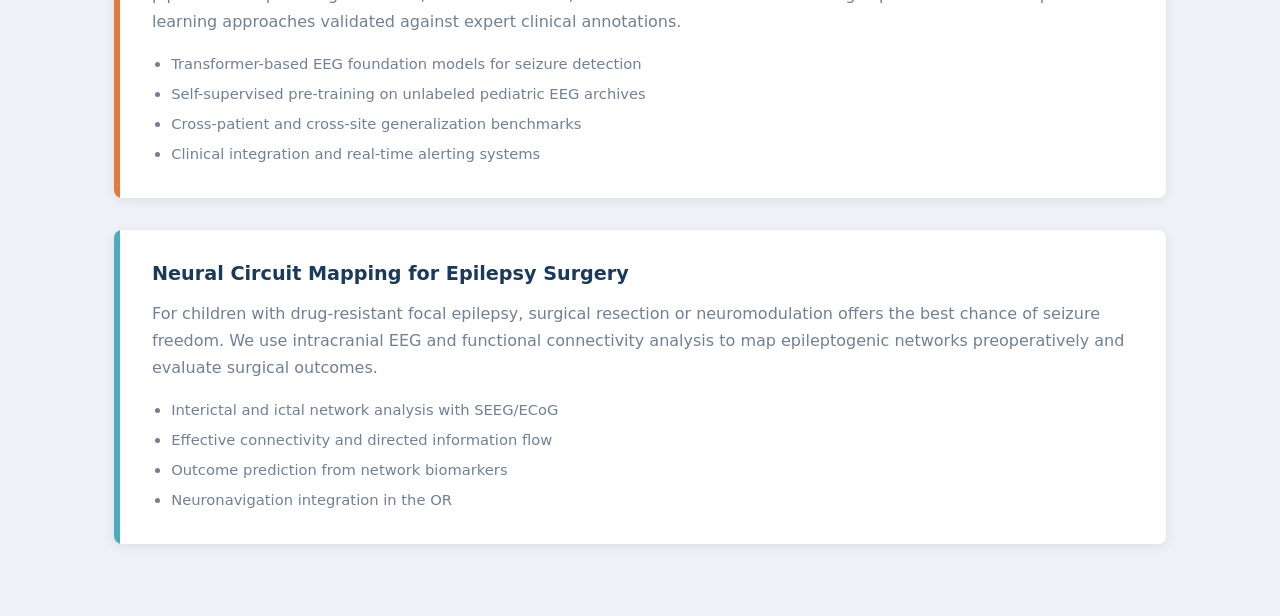
<file: research.html>
<!DOCTYPE html>
<html lang="en">
<head>
  <meta charset="UTF-8" />
  <meta name="viewport" content="width=device-width, initial-scale=1.0" />
  <title>Research — Shaikhouni Lab</title>
  <meta name="description" content="Research programs in pediatric epilepsy, EEG analysis, sleep neuroscience, and neural circuit dynamics at the Shaikhouni Lab." />
  <link rel="stylesheet" href="css/style.css" />
</head>
<body>

<nav>
  <div class="container nav-inner">
    <a href="index.html" class="nav-brand">
      <span class="lab-name">Shaikhouni Lab</span>
      <span class="lab-dept">Nationwide Children's Hospital · Neurosurgery</span>
    </a>
    <button class="nav-toggle" aria-label="Toggle navigation" onclick="this.classList.toggle('open'); document.querySelector('.nav-links').classList.toggle('open')">
      <span></span><span></span><span></span>
    </button>
    <ul class="nav-links">
      <li><a href="index.html">Home</a></li>
      <li><a href="research.html" class="active">Research</a></li>
      <li><a href="people.html">People</a></li>
      <li><a href="publications.html">Publications</a></li>
      <li><a href="contact.html">Contact</a></li>
    </ul>
  </div>
</nav>

<section class="page-hero">
  <div class="container">
    <h1>Research</h1>
    <p>Exploring the neural basis of pediatric epilepsy through computation and clinical neuroscience.</p>
  </div>
</section>

<!-- ── Overview ──────────────────────────────────────────────────── -->
<section class="section">
  <div class="container">
    <h2 class="section-title">Our Research Mission</h2>
    <p style="color:var(--text-muted); max-width:780px; font-size:1.05rem; line-height:1.8;">
      The Shaikhouni Lab combines clinical neurosurgical expertise with rigorous computational
      analysis to understand how abnormal neural activity arises and propagates in pediatric
      epilepsy. By developing novel algorithms and leveraging multi-site EEG datasets, we aim
      to identify reliable biomarkers and inform better surgical and therapeutic outcomes for
      children with treatment-resistant seizures.
    </p>
  </div>
</section>

<!-- ── Projects ──────────────────────────────────────────────────── -->
<section class="section section-alt">
  <div class="container">
    <h2 class="section-title">Projects</h2>

    <!-- Project 1 -->
    <div style="background:var(--surface); border-radius:var(--radius); box-shadow:var(--shadow); margin-bottom:2rem; overflow:hidden; display:grid; grid-template-columns: 6px 1fr;" >
      <div style="background:var(--teal);"></div>
      <div style="padding:2rem;">
        <div style="display:flex; align-items:center; gap:0.8rem; margin-bottom:0.8rem;">

          <h3 style="font-size:1.2rem;">Dravet Syndrome: Electrophysiological Phenotyping</h3>
        </div>
        <p style="color:var(--text-muted); margin-bottom:1rem;">
          Dravet Syndrome is a severe, treatment-resistant epileptic encephalopathy
          typically caused by <em>SCN1A</em> mutations. We are building the first large-scale
          multi-site EEG cohort to characterize the electrophysiological phenotype across
          disease stages, leveraging data from Nationwide Children's Hospital and
          Children's Hospital Los Angeles.
        </p>
        <ul style="color:var(--text-muted); font-size:0.92rem; padding-left:1.2rem; list-style:disc; display:flex; flex-direction:column; gap:0.3rem;">
          <li>Automated EEG preprocessing and epoch-level quality control</li>
          <li>Unsupervised clustering of sleep and wake EEG phenotypes</li>
          <li>Longitudinal tracking of EEG signatures with anti-seizure medication changes</li>
          <li>Correlation of EEG features with cognitive and behavioral outcomes</li>
        </ul>
      </div>
    </div>

    <!-- Project 2 -->
    <div style="background:var(--surface); border-radius:var(--radius); box-shadow:var(--shadow); margin-bottom:2rem; overflow:hidden; display:grid; grid-template-columns: 6px 1fr;">
      <div style="background:var(--navy);"></div>
      <div style="padding:2rem;">
        <div style="display:flex; align-items:center; gap:0.8rem; margin-bottom:0.8rem;">

          <h3 style="font-size:1.2rem;">EEG Analysis Before and After Corpus Callosotomy</h3>
        </div>
        <p style="color:var(--text-muted); margin-bottom:1rem;">
          Corpus callosotomy (CC) is a palliative surgical procedure that disrupts
          interhemispheric seizure propagation in children with drug-resistant epilepsy.
          We analyze scalp EEG recordings acquired before and after CC to characterize
          how callosal disconnection alters synchrony, network topology, and interictal
          discharge patterns — with the goal of identifying electrophysiological
          predictors of surgical outcome.
        </p>
        <ul style="color:var(--text-muted); font-size:0.92rem; padding-left:1.2rem; list-style:disc; display:flex; flex-direction:column; gap:0.3rem;">
          <li>Quantification of interhemispheric coherence pre- and post-CC</li>
          <li>Changes in interictal epileptiform discharge burden and distribution</li>
          <li>Functional connectivity reorganization following callosal transection</li>
          <li>EEG correlates of seizure reduction and clinical outcome</li>
        </ul>
      </div>
    </div>

    <!-- Project 3 -->
    <div style="background:var(--surface); border-radius:var(--radius); box-shadow:var(--shadow); margin-bottom:2rem; overflow:hidden; display:grid; grid-template-columns: 6px 1fr;">
      <div style="background:var(--accent);"></div>
      <div style="padding:2rem;">
        <div style="display:flex; align-items:center; gap:0.8rem; margin-bottom:0.8rem;">

          <h3 style="font-size:1.2rem;">Machine Learning for EEG Segmentation &amp; Spike Detection</h3>
        </div>
        <p style="color:var(--text-muted); margin-bottom:1rem;">
          Manual annotation of pediatric EEG is time-intensive and subject to
          inter-rater variability. We are building automated pipelines for epoch
          segmentation, artifact detection, and ictal event classification using
          supervised and self-supervised learning approaches validated against
          expert clinical annotations.
        </p>
        <ul style="color:var(--text-muted); font-size:0.92rem; padding-left:1.2rem; list-style:disc; display:flex; flex-direction:column; gap:0.3rem;">
          <li>Transformer-based EEG foundation models for seizure detection</li>
          <li>Self-supervised pre-training on unlabeled pediatric EEG archives</li>
          <li>Cross-patient and cross-site generalization benchmarks</li>
          <li>Clinical integration and real-time alerting systems</li>
        </ul>
      </div>
    </div>

    <!-- Project 4 -->
    <div style="background:var(--surface); border-radius:var(--radius); box-shadow:var(--shadow); overflow:hidden; display:grid; grid-template-columns: 6px 1fr;">
      <div style="background:var(--teal-light);"></div>
      <div style="padding:2rem;">
        <div style="display:flex; align-items:center; gap:0.8rem; margin-bottom:0.8rem;">

          <h3 style="font-size:1.2rem;">Neural Circuit Mapping for Epilepsy Surgery</h3>
        </div>
        <p style="color:var(--text-muted); margin-bottom:1rem;">
          For children with drug-resistant focal epilepsy, surgical resection or
          neuromodulation offers the best chance of seizure freedom. We use
          intracranial EEG and functional connectivity analysis to map epileptogenic
          networks preoperatively and evaluate surgical outcomes.
        </p>
        <ul style="color:var(--text-muted); font-size:0.92rem; padding-left:1.2rem; list-style:disc; display:flex; flex-direction:column; gap:0.3rem;">
          <li>Interictal and ictal network analysis with SEEG/ECoG</li>
          <li>Effective connectivity and directed information flow</li>
          <li>Outcome prediction from network biomarkers</li>
          <li>Neuronavigation integration in the OR</li>
        </ul>
      </div>
    </div>

  </div>
</section>


<script>document.getElementById('yr').textContent = new Date().getFullYear();</script>
</body>
</html>
</file>
<file: css/style.css>
/* ================================================================
   Shaikhouni Lab — Shared Stylesheet
   ================================================================ */

/* ── Variables ──────────────────────────────────────────────────── */
:root {
  --navy:       #1a3a5c;
  --navy-dark:  #0f2540;
  --teal:       #2e7d8c;
  --teal-light: #4aacbc;
  --accent:     #e07b39;
  --bg:         #f7f9fc;
  --surface:    #ffffff;
  --text:       #2d3748;
  --text-muted: #718096;
  --border:     #e2e8f0;
  --radius:     8px;
  --shadow:     0 2px 12px rgba(0,0,0,0.08);
  --shadow-lg:  0 8px 32px rgba(0,0,0,0.12);
  --nav-h:      68px;
  --max-w:      1100px;
}

/* ── Reset & Base ───────────────────────────────────────────────── */
*, *::before, *::after { box-sizing: border-box; margin: 0; padding: 0; }

html { scroll-behavior: smooth; font-size: 16px; }

body {
  font-family: 'Segoe UI', system-ui, -apple-system, sans-serif;
  color: var(--text);
  background: var(--bg);
  line-height: 1.7;
}

a { color: var(--teal); text-decoration: none; }
a:hover { color: var(--teal-light); }

img { max-width: 100%; display: block; }

h1, h2, h3, h4 {
  color: var(--navy);
  line-height: 1.3;
  font-weight: 700;
}

ul { list-style: none; }

/* ── Utility ────────────────────────────────────────────────────── */
.container {
  max-width: var(--max-w);
  margin: 0 auto;
  padding: 0 1.5rem;
}

.section-tag {
  display: inline-block;
  font-size: 0.75rem;
  font-weight: 700;
  letter-spacing: 0.12em;
  text-transform: uppercase;
  color: var(--teal);
  margin-bottom: 0.6rem;
}

.section-title {
  font-size: clamp(1.6rem, 3vw, 2.2rem);
  margin-bottom: 1rem;
}

.section-subtitle {
  font-size: 1.05rem;
  color: var(--text-muted);
  max-width: 640px;
  margin-bottom: 2.5rem;
}

.btn {
  display: inline-flex;
  align-items: center;
  gap: 0.4rem;
  padding: 0.6rem 1.4rem;
  border-radius: var(--radius);
  font-weight: 600;
  font-size: 0.9rem;
  cursor: pointer;
  border: 2px solid transparent;
  transition: all 0.2s;
}

.btn-primary {
  background: var(--accent);
  color: #fff;
}
.btn-primary:hover {
  background: #c96a28;
  color: #fff;
}

.btn-outline {
  background: transparent;
  border-color: #fff;
  color: #fff;
}
.btn-outline:hover {
  background: rgba(255,255,255,0.15);
  color: #fff;
}

/* ── Navigation ─────────────────────────────────────────────────── */
nav {
  position: sticky;
  top: 0;
  z-index: 100;
  background: var(--navy);
  height: var(--nav-h);
  box-shadow: 0 2px 8px rgba(0,0,0,0.25);
}

.nav-inner {
  height: 100%;
  display: flex;
  align-items: center;
  justify-content: space-between;
}

.nav-brand {
  display: flex;
  flex-direction: column;
  line-height: 1.2;
}

.nav-brand .lab-name {
  font-size: 1.1rem;
  font-weight: 700;
  color: #fff;
}

.nav-brand .lab-dept {
  font-size: 0.72rem;
  color: rgba(255,255,255,0.6);
  letter-spacing: 0.04em;
}

.nav-links {
  display: flex;
  gap: 0.2rem;
  align-items: center;
}

.nav-links a {
  color: rgba(255,255,255,0.82);
  font-size: 0.9rem;
  font-weight: 500;
  padding: 0.4rem 0.8rem;
  border-radius: var(--radius);
  transition: all 0.2s;
}

.nav-links a:hover,
.nav-links a.active {
  color: #fff;
  background: rgba(255,255,255,0.12);
}

/* hamburger (mobile) */
.nav-toggle {
  display: none;
  flex-direction: column;
  gap: 5px;
  cursor: pointer;
  background: none;
  border: none;
  padding: 4px;
}
.nav-toggle span {
  display: block;
  width: 24px;
  height: 2px;
  background: #fff;
  border-radius: 2px;
  transition: all 0.25s;
}

/* ── Footer ─────────────────────────────────────────────────────── */
footer {
  background: var(--navy-dark);
  color: rgba(255,255,255,0.6);
  padding: 2.5rem 0;
  font-size: 0.85rem;
  margin-top: 5rem;
}

.footer-inner {
  display: flex;
  flex-wrap: wrap;
  justify-content: space-between;
  align-items: center;
  gap: 1rem;
}

footer .footer-brand {
  font-weight: 700;
  color: #fff;
  font-size: 1rem;
}

footer a { color: rgba(255,255,255,0.7); }
footer a:hover { color: #fff; }

/* ── Hero (index) ───────────────────────────────────────────────── */
.hero {
  background: linear-gradient(135deg, var(--navy-dark) 0%, var(--navy) 55%, var(--teal) 100%);
  color: #fff;
  padding: 6rem 0 5rem;
  position: relative;
  overflow: hidden;
}

.hero::after {
  content: '';
  position: absolute;
  inset: 0;
  background: url("data:image/svg+xml,%3Csvg width='60' height='60' viewBox='0 0 60 60' xmlns='http://www.w3.org/2000/svg'%3E%3Cg fill='none' fill-rule='evenodd'%3E%3Cg fill='%23ffffff' fill-opacity='0.03'%3E%3Cpath d='M36 34v-4h-2v4h-4v2h4v4h2v-4h4v-2h-4zm0-30V0h-2v4h-4v2h4v4h2V6h4V4h-4zM6 34v-4H4v4H0v2h4v4h2v-4h4v-2H6zM6 4V0H4v4H0v2h4v4h2V6h4V4H6z'/%3E%3C/g%3E%3C/g%3E%3C/svg%3E");
  pointer-events: none;
}

.hero-content {
  position: relative;
  z-index: 1;
  max-width: 100%;
}

.hero-eyebrow {
  font-size: 0.8rem;
  font-weight: 700;
  letter-spacing: 0.14em;
  text-transform: uppercase;
  color: var(--teal-light);
  margin-bottom: 0.8rem;
}

.hero h1 {
  font-size: clamp(2.2rem, 5vw, 3.6rem);
  color: #fff;
  margin-bottom: 1.2rem;
  line-height: 1.15;
}

.hero p {
  font-size: clamp(1.05rem, 2vw, 1.25rem);
  color: rgba(255,255,255,0.85);
  margin-bottom: 2.2rem;
}

.hero-buttons {
  display: flex;
  flex-wrap: wrap;
  gap: 0.8rem;
}

/* ── Card ───────────────────────────────────────────────────────── */
.card {
  background: var(--surface);
  border-radius: var(--radius);
  box-shadow: var(--shadow);
  padding: 1.8rem;
  transition: transform 0.2s, box-shadow 0.2s;
}

.card:hover {
  transform: translateY(-3px);
  box-shadow: var(--shadow-lg);
}

.card-icon {
  font-size: 2rem;
  margin-bottom: 0.8rem;
}

.card h3 {
  font-size: 1.1rem;
  margin-bottom: 0.5rem;
}

.card p {
  color: var(--text-muted);
  font-size: 0.92rem;
}

/* ── Grid layouts ───────────────────────────────────────────────── */
.grid-3 {
  display: grid;
  grid-template-columns: repeat(auto-fit, minmax(280px, 1fr));
  gap: 1.5rem;
}

.grid-2 {
  display: grid;
  grid-template-columns: repeat(auto-fit, minmax(340px, 1fr));
  gap: 1.5rem;
}

/* ── Section padding ────────────────────────────────────────────── */
.section {
  padding: 4.5rem 0;
}

.section-alt {
  background: #eef2f7;
}

/* ── People card ────────────────────────────────────────────────── */
.people-grid {
  display: grid;
  grid-template-columns: repeat(auto-fill, minmax(200px, 1fr));
  gap: 2rem;
}

.person-card {
  text-align: center;
}

.person-avatar {
  width: 110px;
  height: 110px;
  border-radius: 50%;
  margin: 0 auto 0.9rem;
  background: linear-gradient(135deg, var(--navy), var(--teal));
  display: flex;
  align-items: center;
  justify-content: center;
  font-size: 2.5rem;
  color: #fff;
  font-weight: 700;
  overflow: hidden;
}

.person-avatar img {
  width: 100%;
  height: 100%;
  object-fit: cover;
  border-radius: 50%;
}

.person-card h4 {
  font-size: 1rem;
  margin-bottom: 0.2rem;
}

.person-card .role {
  font-size: 0.82rem;
  color: var(--teal);
  font-weight: 600;
  text-transform: uppercase;
  letter-spacing: 0.05em;
}

.person-card p {
  font-size: 0.85rem;
  color: var(--text-muted);
  margin-top: 0.4rem;
}

/* ── Publication item ───────────────────────────────────────────── */
.pub-list { display: flex; flex-direction: column; gap: 1.2rem; }

.pub-item {
  background: var(--surface);
  border-left: 4px solid var(--teal);
  border-radius: 0 var(--radius) var(--radius) 0;
  padding: 1.2rem 1.5rem;
  box-shadow: var(--shadow);
}

.pub-item .pub-title {
  font-weight: 600;
  color: var(--navy);
  font-size: 0.97rem;
  margin-bottom: 0.3rem;
}

.pub-item .pub-authors {
  font-size: 0.85rem;
  color: var(--text-muted);
  margin-bottom: 0.2rem;
}

.pub-item .pub-journal {
  font-size: 0.85rem;
  font-style: italic;
  color: var(--teal);
}

.pub-item .pub-year {
  display: inline-block;
  background: var(--navy);
  color: #fff;
  font-size: 0.72rem;
  font-weight: 700;
  padding: 0.1rem 0.5rem;
  border-radius: 4px;
  margin-left: 0.5rem;
  vertical-align: middle;
}

/* ── Contact form ───────────────────────────────────────────────── */
.contact-grid {
  display: grid;
  grid-template-columns: 1fr 1.4fr;
  gap: 3rem;
  align-items: start;
}

.contact-info h3 { margin-bottom: 1.2rem; }

.contact-item {
  display: flex;
  gap: 0.8rem;
  margin-bottom: 1.2rem;
  color: var(--text-muted);
  font-size: 0.95rem;
}

.contact-item .icon {
  font-size: 1.3rem;
  flex-shrink: 0;
  width: 28px;
}

.contact-form {
  background: var(--surface);
  padding: 2rem;
  border-radius: var(--radius);
  box-shadow: var(--shadow);
}

.form-group { margin-bottom: 1.2rem; }

.form-group label {
  display: block;
  font-size: 0.85rem;
  font-weight: 600;
  color: var(--navy);
  margin-bottom: 0.35rem;
}

.form-group input,
.form-group textarea,
.form-group select {
  width: 100%;
  padding: 0.6rem 0.9rem;
  border: 1.5px solid var(--border);
  border-radius: var(--radius);
  font-size: 0.93rem;
  color: var(--text);
  background: var(--bg);
  transition: border-color 0.2s;
  font-family: inherit;
}

.form-group input:focus,
.form-group textarea:focus,
.form-group select:focus {
  outline: none;
  border-color: var(--teal);
  background: #fff;
}

.form-group textarea { resize: vertical; min-height: 120px; }

/* ── Page hero (inner pages) ────────────────────────────────────── */
.page-hero {
  background: linear-gradient(135deg, var(--navy-dark) 0%, var(--navy) 100%);
  color: #fff;
  padding: 3.5rem 0;
}

.page-hero h1 {
  color: #fff;
  font-size: clamp(1.8rem, 4vw, 2.8rem);
  margin-bottom: 0.5rem;
}

.page-hero p {
  color: rgba(255,255,255,0.7);
  font-size: 1.05rem;
}

/* ── News / Announcement strip ──────────────────────────────────── */
.news-strip {
  background: var(--accent);
  color: #fff;
  padding: 0.7rem 0;
  font-size: 0.88rem;
  text-align: center;
  font-weight: 500;
}

/* ── Responsive ─────────────────────────────────────────────────── */
@media (max-width: 768px) {
  .nav-links {
    display: none;
    position: absolute;
    top: var(--nav-h);
    left: 0;
    width: 100%;
    background: var(--navy);
    flex-direction: column;
    padding: 1rem 1.5rem;
    gap: 0.2rem;
    box-shadow: 0 4px 12px rgba(0,0,0,0.2);
  }

  .nav-links.open { display: flex; }
  .nav-toggle { display: flex; }

  .contact-grid { grid-template-columns: 1fr; }

  .hero { padding: 4rem 0 3rem; }
}
</file>
